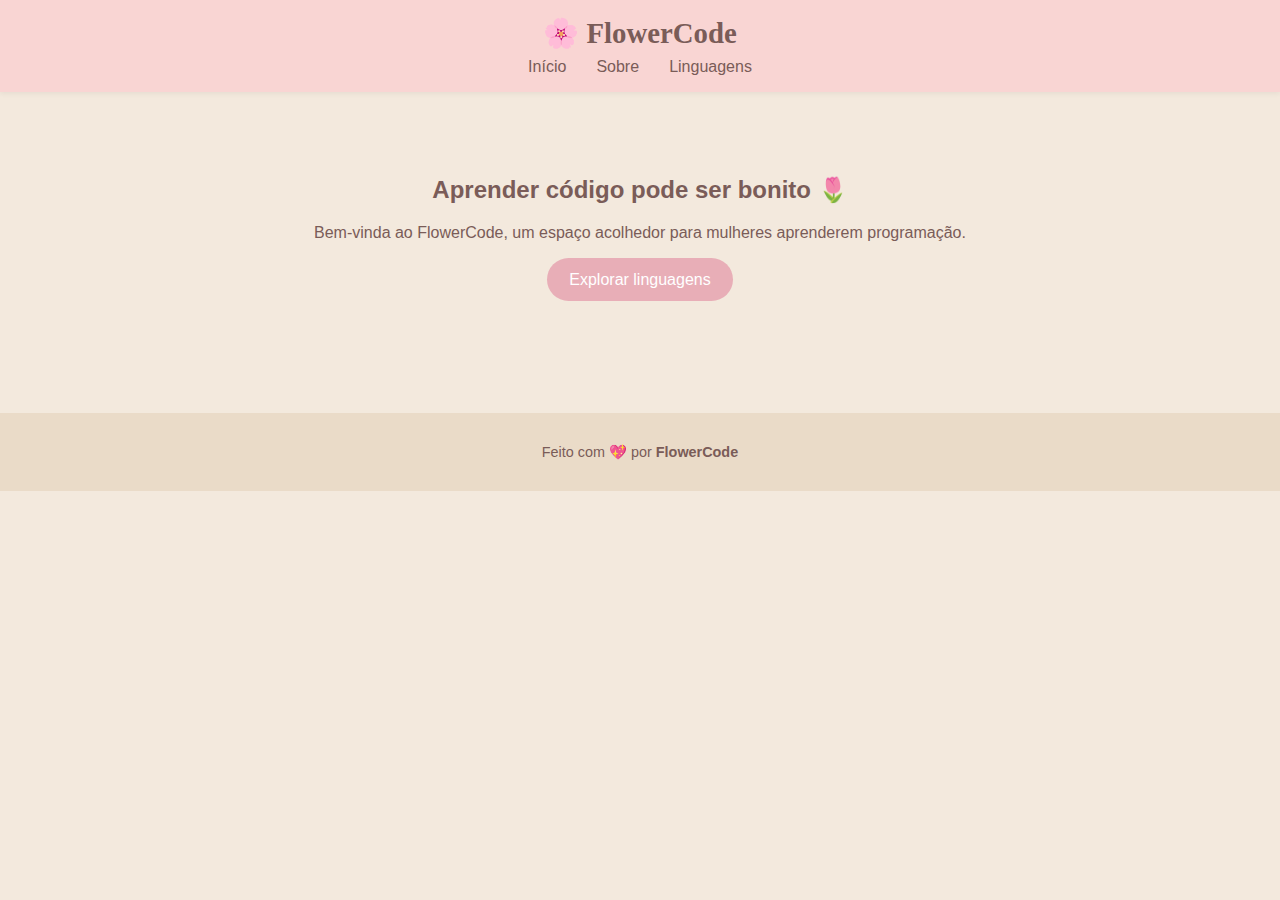
<file: index.html>
<!DOCTYPE html>
<html lang="pt-BR">
<head>
  <meta charset="UTF-8" />
  <meta name="viewport" content="width=device-width, initial-scale=1.0" />
  <title>FlowerCode 🌸</title>
  <link rel="stylesheet" href="css/style.css" />
</head>
<body>
  <header>
    <h1>🌸 FlowerCode</h1>
    <nav id="menu">
      <a href="index.html">Início</a>
      <a href="about.html">Sobre</a>
      <a href="language.html">Linguagens</a>
    </nav>
  </header>

  <main class="welcome">
    <h2>Aprender código pode ser bonito 🌷</h2>
    <p>Bem-vinda ao FlowerCode, um espaço acolhedor para mulheres aprenderem programação.</p>
    <button id="languageBtn">Explorar linguagens</button>
  </main>

  <footer>
    <p>Feito com 💖 por <strong>FlowerCode</strong></p>
  </footer>

  <script src="js/script.js"></script>
</body>
</html>
</file>
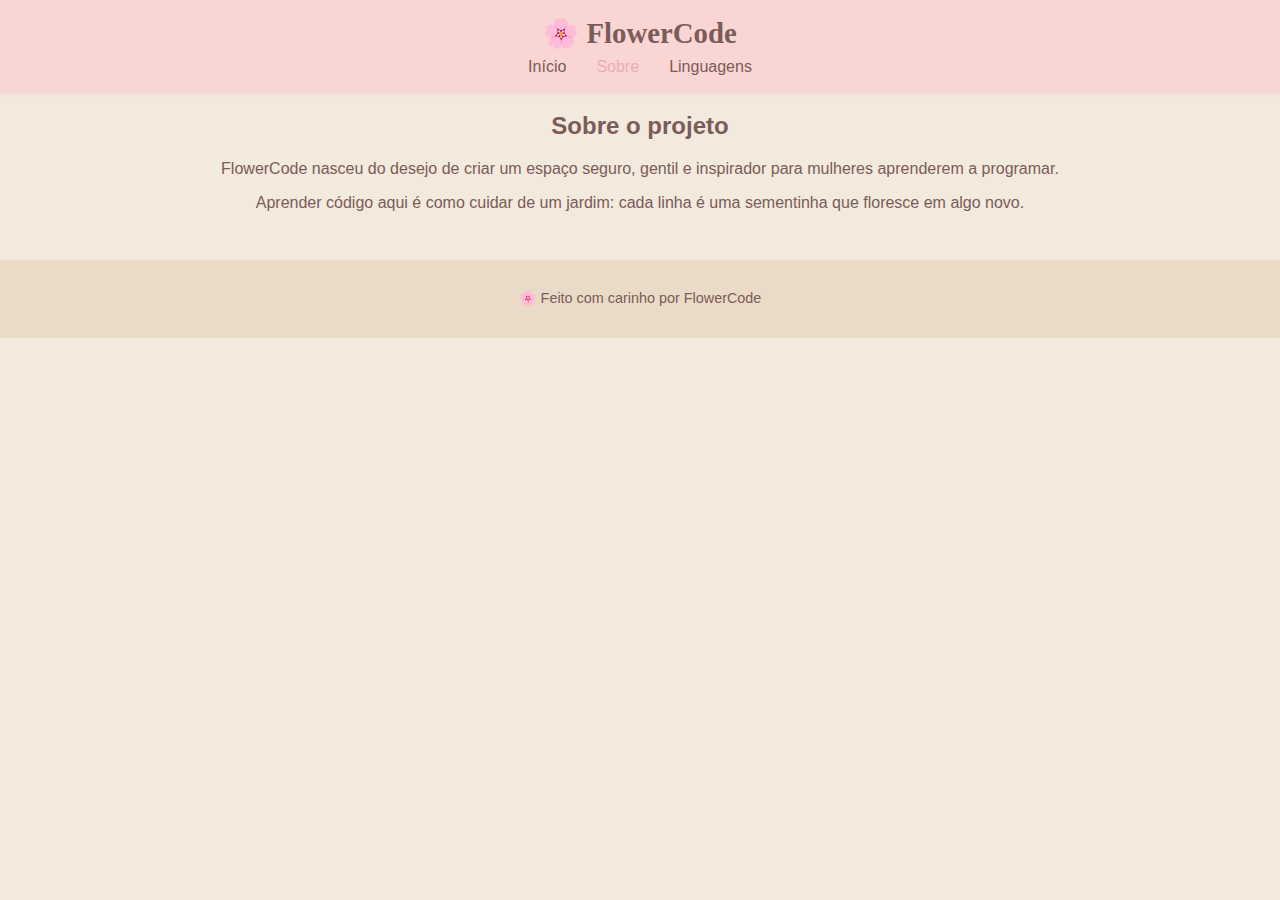
<file: about.html>
<!DOCTYPE html>
<html lang="pt-BR">
<head>
  <meta charset="UTF-8" />
  <meta name="viewport" content="width=device-width, initial-scale=1.0" />
  <title>Sobre - FlowerCode 🌸</title>
  <link rel="stylesheet" href="css/style.css" />
</head>
<body>
  <header>
    <h1>🌸 FlowerCode</h1>
    <nav id="menu">
      <a href="index.html">Início</a>
      <a href="about.html" class="active">Sobre</a>
      <a href="language.html">Linguagens</a>
    </nav>
  </header>

  <main class="about">
    <h2>Sobre o projeto</h2>
    <p>FlowerCode nasceu do desejo de criar um espaço seguro, gentil e inspirador para mulheres aprenderem a programar.</p>
    <p>Aprender código aqui é como cuidar de um jardim: cada linha é uma sementinha que floresce em algo novo.</p>
  </main>

  <footer>
    <p>🌸 Feito com carinho por FlowerCode</p>
  </footer>
</body>
</html>
</file>
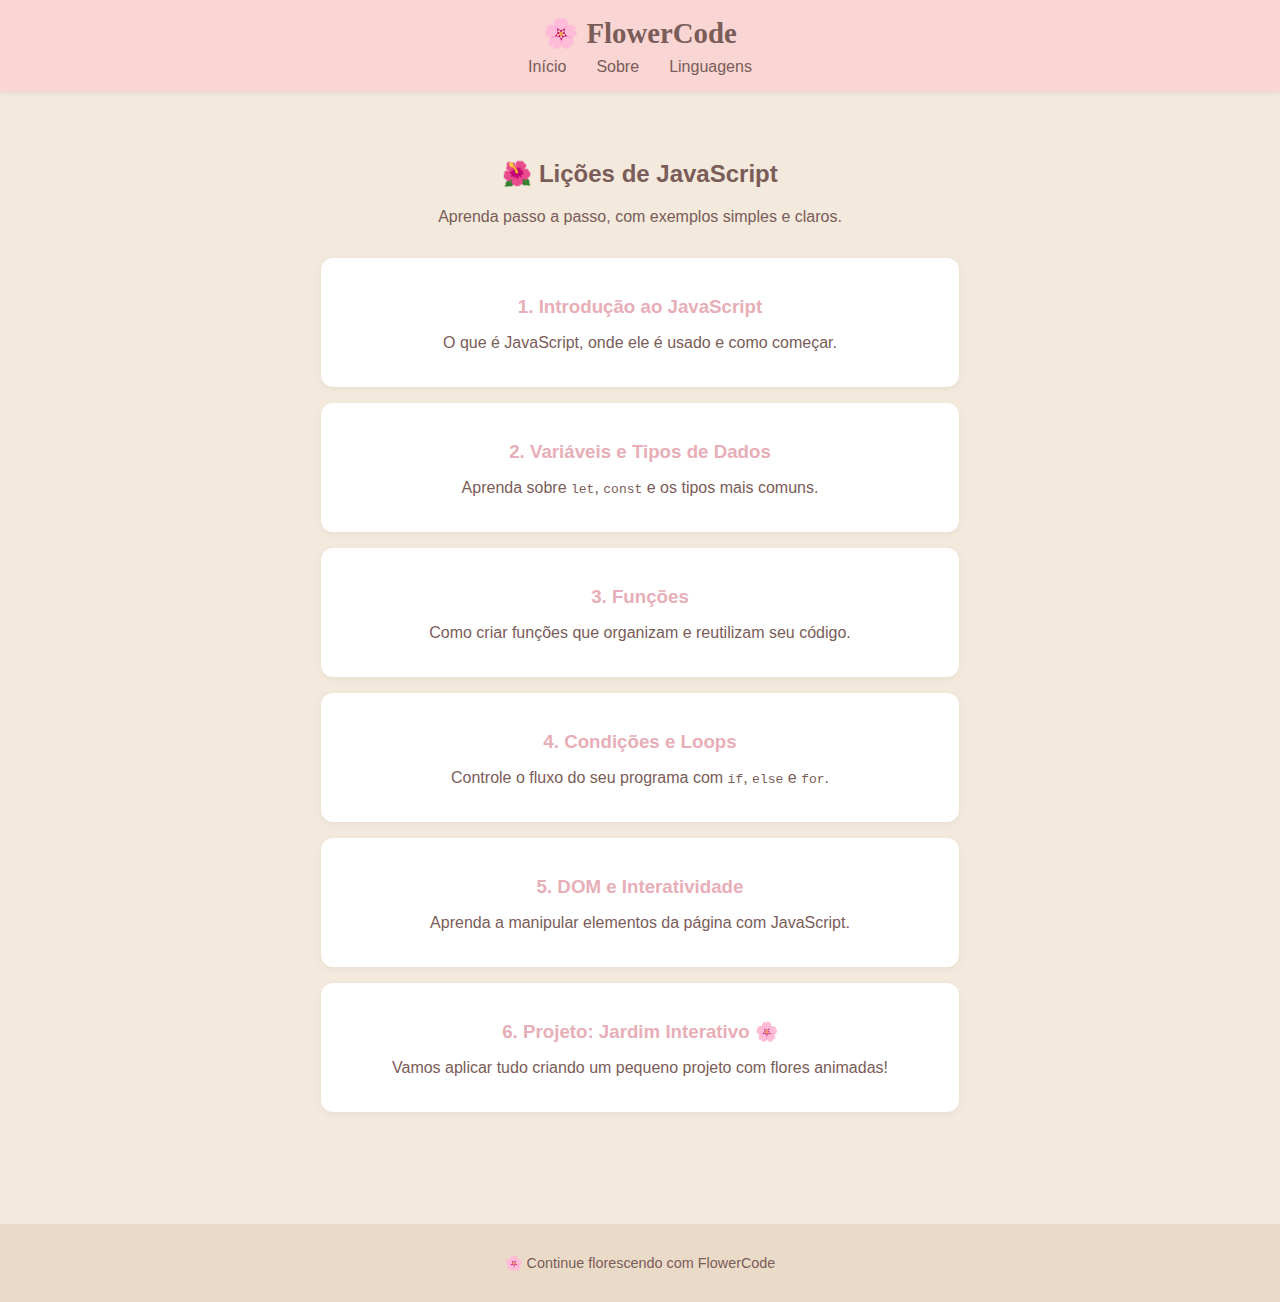
<file: js-lessons.html>
<!DOCTYPE html>
<html lang="pt-BR">
<head>
  <meta charset="UTF-8" />
  <meta name="viewport" content="width=device-width, initial-scale=1.0" />
  <title>Lições de JavaScript 🌸 | FlowerCode</title>
  <link rel="stylesheet" href="css/style.css" />
</head>
<body>
  <header>
    <h1>🌸 FlowerCode</h1>
    <nav id="menu">
      <a href="index.html">Início</a>
      <a href="about.html">Sobre</a>
      <a href="language.html">Linguagens</a>
    </nav>
  </header>

  <main class="lessons">
    <h2>🌺 Lições de JavaScript</h2>
    <p>Aprenda passo a passo, com exemplos simples e claros.</p>

    <ul class="lesson-list">
      <li>
        <h3>1. Introdução ao JavaScript</h3>
        <p>O que é JavaScript, onde ele é usado e como começar.</p>
      </li>

      <li>
        <h3>2. Variáveis e Tipos de Dados</h3>
        <p>Aprenda sobre <code>let</code>, <code>const</code> e os tipos mais comuns.</p>
      </li>

      <li>
        <h3>3. Funções</h3>
        <p>Como criar funções que organizam e reutilizam seu código.</p>
      </li>

      <li>
        <h3>4. Condições e Loops</h3>
        <p>Controle o fluxo do seu programa com <code>if</code>, <code>else</code> e <code>for</code>.</p>
      </li>

      <li>
        <h3>5. DOM e Interatividade</h3>
        <p>Aprenda a manipular elementos da página com JavaScript.</p>
      </li>

      <li>
        <h3>6. Projeto: Jardim Interativo 🌸</h3>
        <p>Vamos aplicar tudo criando um pequeno projeto com flores animadas!</p>
      </li>
    </ul>
  </main>

  <footer>
    <p>🌸 Continue florescendo com FlowerCode</p>
  </footer>
</body>
</html>
</file>
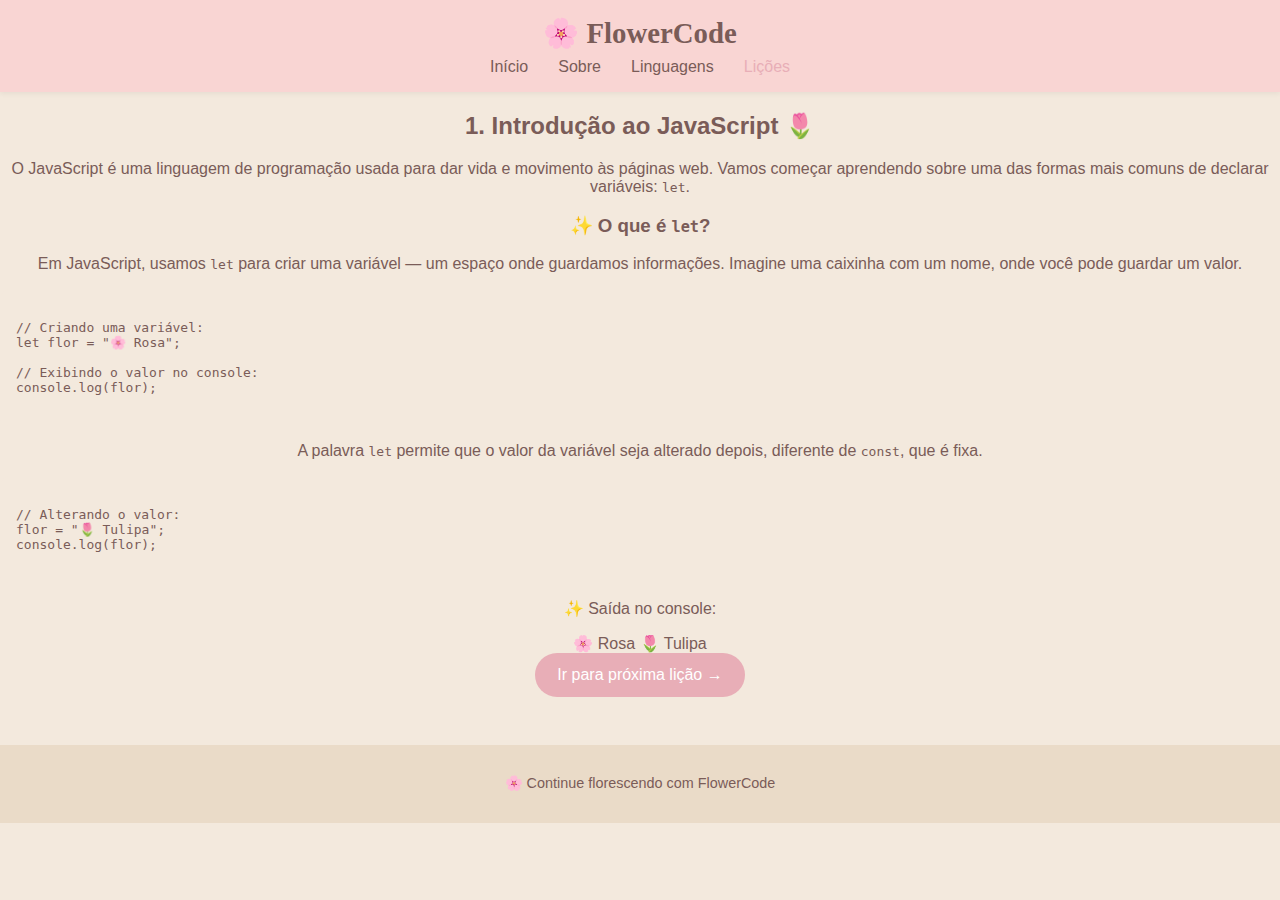
<file: js-let.html>
<!DOCTYPE html>
<html lang="pt-BR">
<head>
  <meta charset="UTF-8" />
  <meta name="viewport" content="width=device-width, initial-scale=1.0" />
  <title>Introdução ao JavaScript 🌸 | FlowerCode</title>
  <link rel="stylesheet" href="css/style.css" />
</head>
<body>
  <header>
    <h1>🌸 FlowerCode</h1>
    <nav id="menu">
      <a href="index.html">Início</a>
      <a href="about.html">Sobre</a>
      <a href="language.html">Linguagens</a>
      <a href="js-lessons.html" class="active">Lições</a>
    </nav>
  </header>

  <main class="lesson-page">
    <h2>1. Introdução ao JavaScript 🌷</h2>
    <p>
      O JavaScript é uma linguagem de programação usada para dar vida e movimento às páginas web.
      Vamos começar aprendendo sobre uma das formas mais comuns de declarar variáveis: <code>let</code>.
    </p>

    <section class="lesson-content">
      <h3>✨ O que é <code>let</code>?</h3>
      <p>
        Em JavaScript, usamos <code>let</code> para criar uma variável — um espaço onde guardamos informações.
        Imagine uma caixinha com um nome, onde você pode guardar um valor.
      </p>

      <pre><code>
// Criando uma variável:
let flor = "🌸 Rosa";

// Exibindo o valor no console:
console.log(flor);
      </code></pre>

      <p>
        A palavra <code>let</code> permite que o valor da variável seja alterado depois, diferente de <code>const</code>, que é fixa.
      </p>

      <pre><code>
// Alterando o valor:
flor = "🌷 Tulipa";
console.log(flor);
      </code></pre>

      <p>✨ Saída no console:</p>
      <div class="output-demo">
        🌸 Rosa  
        🌷 Tulipa
      </div>

      <button id="nextLesson">Ir para próxima lição →</button>
    </section>
  </main>

  <footer>
    <p>🌸 Continue florescendo com FlowerCode</p>
  </footer>

  <script src="js/script.js"></script>
</body>
</html>
</file>
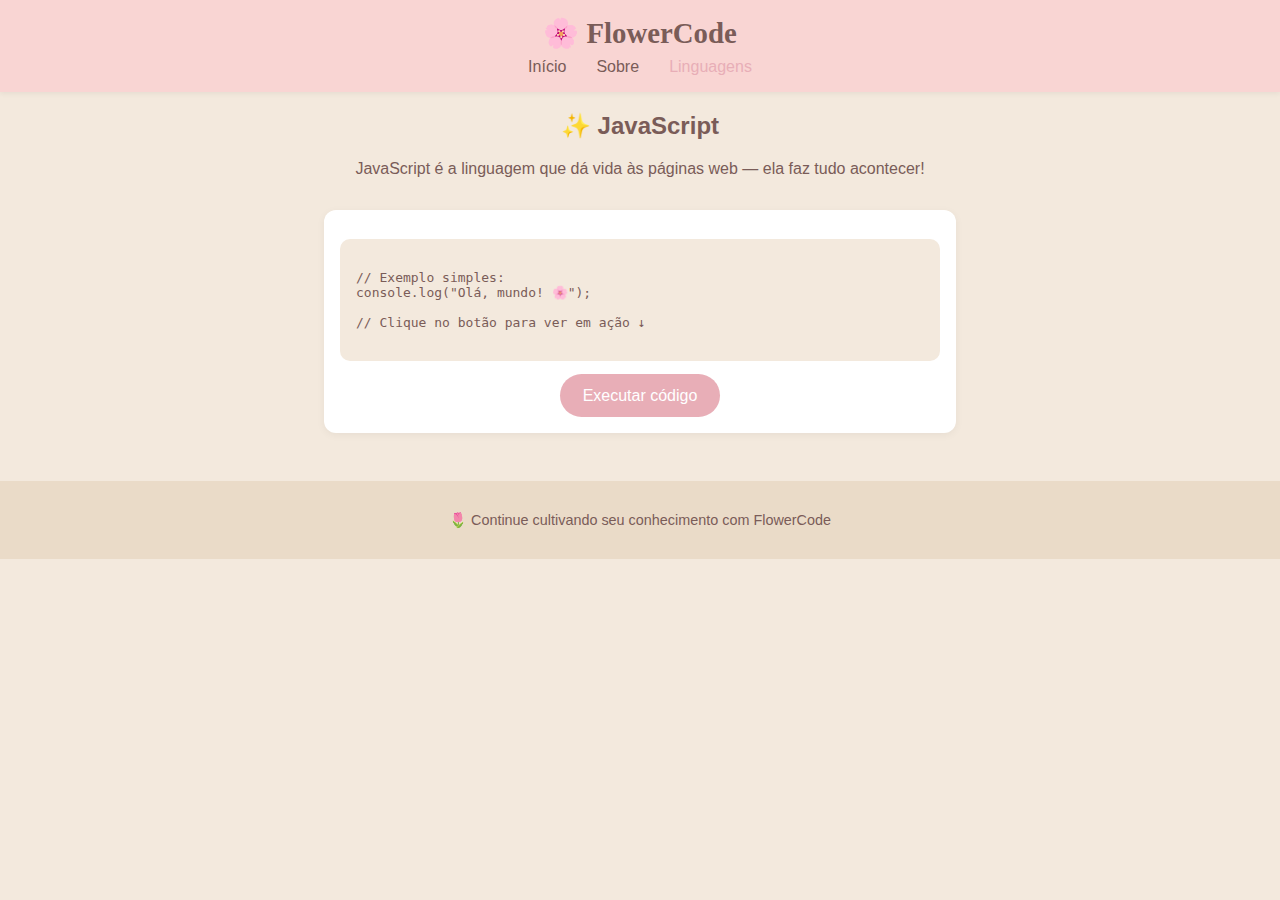
<file: language.html>
<!DOCTYPE html>
<html lang="pt-BR">
<head>
  <meta charset="UTF-8" />
  <meta name="viewport" content="width=device-width, initial-scale=1.0" />
  <title>Linguagem - JavaScript | FlowerCode 🌸</title>
  <link rel="stylesheet" href="css/style.css" />
</head>
<body>
  <header>
    <h1>🌸 FlowerCode</h1>
    <nav id="menu">
      <a href="index.html">Início</a>
      <a href="about.html">Sobre</a>
      <a href="language.html" class="active">Linguagens</a>
    </nav>
  </header>

  <main class="language">
    <h2>✨ JavaScript</h2>
    <p>JavaScript é a linguagem que dá vida às páginas web — ela faz tudo acontecer!</p>

    <section class="code-example">
      <pre><code>
// Exemplo simples:
console.log("Olá, mundo! 🌸");

// Clique no botão para ver em ação ↓
      </code></pre>
      <button id="runCode">Executar código</button>
      <div id="output"></div>
    </section>
  </main>

  <footer>
    <p>🌷 Continue cultivando seu conhecimento com FlowerCode</p>
  </footer>

  <script src="js/script.js"></script>
</body>
</html>
</file>
<file: css/style.css>
:root {
  --rosa-claro: #F9D5D3;
  --rosa-antigo: #E8AEB7;
  --areia: #F3E9DD;
  --bege: #EADBC8;
  --marrom-suave: #7A5C58;
  --sombra: rgba(0, 0, 0, 0.05);
}

body {
  font-family: "Inter", sans-serif;
  color: var(--marrom-suave);
  background-color: var(--areia);
  margin: 0;
  padding: 0;
  text-align: center;
}

header {
  background: var(--rosa-claro);
  padding: 1rem;
  box-shadow: 0 2px 5px var(--sombra);
}

header h1 {
  font-family: "Playfair Display", serif;
  margin: 0;
  font-size: 1.8rem;
}

nav {
  margin-top: 0.5rem;
}

nav a {
  text-decoration: none;
  color: var(--marrom-suave);
  margin: 0 0.8rem;
  font-weight: 500;
  transition: color 0.3s ease;
}

nav a:hover,
nav a.active {
  color: var(--rosa-antigo);
}

.welcome {
  padding: 4rem 1rem;
}

button {
  background-color: var(--rosa-antigo);
  border: none;
  padding: 0.8rem 1.4rem;
  border-radius: 25px;
  color: white;
  font-size: 1rem;
  cursor: pointer;
  transition: background-color 0.3s ease, transform 0.2s ease;
}

button:hover {
  background-color: var(--rosa-claro);
  transform: scale(1.05);
}

footer {
  margin-top: 3rem;
  background-color: var(--bege);
  padding: 1rem;
  font-size: 0.9rem;
}

.code-example {
  background: white;
  border-radius: 12px;
  box-shadow: 0 2px 8px var(--sombra);
  padding: 1rem;
  margin: 2rem auto;
  width: 80%;
  max-width: 600px;
}

pre {
  text-align: left;
  background: var(--areia);
  padding: 1rem;
  border-radius: 10px;
  overflow-x: auto;
}
.lessons {
  padding: 3rem 1rem;
}

.lesson-list {
  list-style: none;
  padding: 0;
  margin-top: 2rem;
}

.lesson-list li {
  background: white;
  margin: 1rem auto;
  padding: 1.2rem;
  max-width: 600px;
  border-radius: 12px;
  box-shadow: 0 2px 8px var(--sombra);
  transition: transform 0.2s ease, box-shadow 0.3s ease;
}

.lesson-list li:hover {
  transform: scale(1.02);
  box-shadow: 0 4px 10px var(--sombra);
}

.lesson-list h3 {
  color: var(--rosa-antigo);
  margin-bottom: 0.5rem;
}

.lesson-list p {
  color: var(--marrom-suave);
}
</file>
